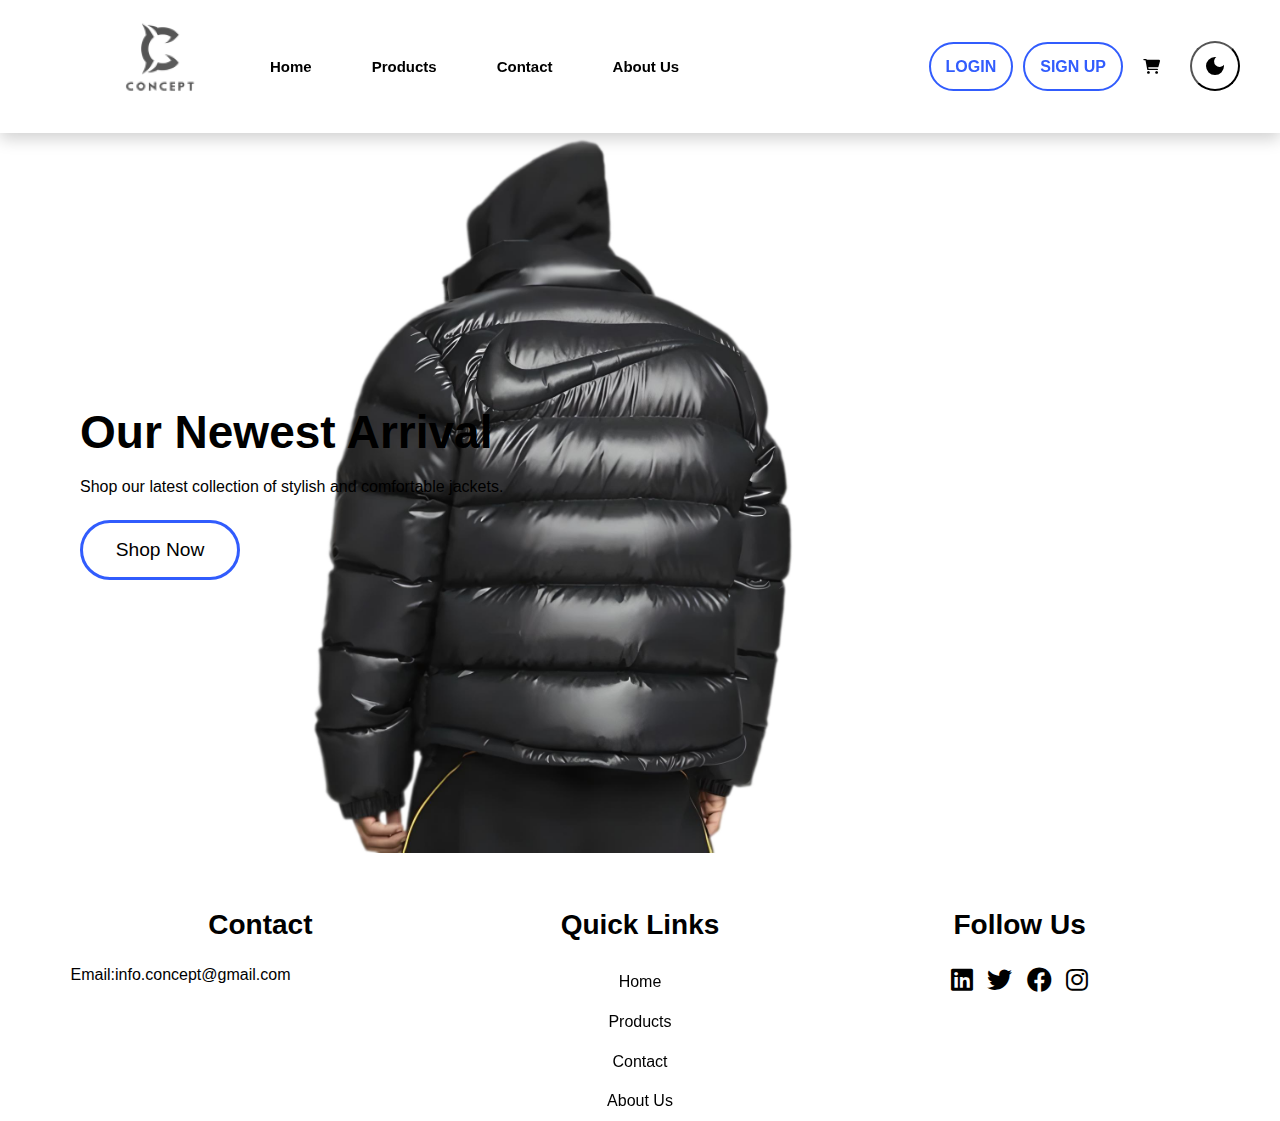
<file: index.html>
<!DOCTYPE html>
<html lang="en">

<head>
  <meta charset="UTF-8">
  <meta http-equiv="X-UA-Compatible" content="IE=edge">
  <meta name="viewport" content="width=device-width, initial-scale=1.0">
  <title>CS2TP</title>
  <link rel="stylesheet" href="style.css">
  <link rel="stylesheet" href="https://cdnjs.cloudflare.com/ajax/libs/font-awesome/6.0.0-beta3/css/all.min.css">
  <script type="text/javascript" src="script.js" defer></script>
</head>

<body>
    
    <section id="header">
        <a href="#"><img src="img/logo1.png" class="logo" alt=""></a>
        <nav id="nav">
            <li><a href="index.html">Home</a></li>
            <li><a href="products.html">Products</a></li>
            <li><a href="contact.html">Contact</a></li>
            <li><a href="about.html">About Us</a></li>
            <div class="user-actions">
                <a href="log.html" class="log">LOGIN</a>
                <a href="sighnup.html" class="sign">SIGN UP</a>
            </div>
            <button id="theme-switch">
                <svg xmlns="http://www.w3.org/2000/svg" height="24px" viewBox="0 -960 960 960" width="24px" fill="var(--primary-color)">
                    <path d="M480-120q-150 0-255-105T120-480q0-150 105-255t255-105q14 0 27.5 1t26.5 3q-41 29-65.5 75.5T444-660q0 90 63 153t153 63q55 0 101-24.5t75-65.5q2 13 3 26.5t1 27.5q0 150-105 255T480-120Z"/>
                </svg>
                <svg xmlns="http://www.w3.org/2000/svg" height="24px" viewBox="0 -960 960 960" width="24px" fill="var(--primary-color)">
                    <path d="M480-280q-83 0-141.5-58.5T280-480q0-83 58.5-141.5T480-680q83 0 141.5 58.5T680-480q0 83-58.5 141.5T480-280ZM200-440H40v-80h160v80Zm720 0H760v-80h160v80ZM440-760v-160h80v160h-80Zm0 720v-160h80v160h-80ZM256-650l-101-97 57-59 96 100-52 56Zm492 496-97-101 53-55 101 97-57 59Zm-98-550 97-101 59 57-100 96-56-52ZM154-212l101-97 55 53-97 101-59-57Z"/>
                </svg>
            </button>
            <li><a href="basket.html"><i class="fa-solid fa-cart-shopping"></i></a></li>
        </nav>
    </section>

    <section id="herobanner">
        <h2>Our Newest Arrival</h2>
        <p>Shop our latest collection of stylish and comfortable jackets.</p>
        <button>Shop Now</button>
    </section>
    
   

    <footer>
        <div class="container">
            <div class="footer-content" >
                <h3>Contact</h3>
                <p>Email:info.concept@gmail.com</p>
            </div>  
            <div class="footer-content">
                <h3>Quick Links</h3>
                <ul class="list">
                    <li><a href="#">Home</a></li>
                    <li><a href="#">Products</a></li>
                    <li><a href="contact.html">Contact</a></li>
                    <li><a href="about.html">About Us</a></li>
                </ul>
            </div>
            <div class="footer-content">
                <h3>Follow Us</h3>
                <ul class="media-icons">
                    <li><a href="#"><i class="fab fa-linkedin"></i></a></li>
                    <li><a href="#"><i class="fab fa-twitter"></i></a></li>
                    <li><a href="#"><i class="fab fa-facebook"></i></a></li>
                    <li><a href="#"><i class="fab fa-instagram"></i></a></li>   
                </ul>
            </div>
        </div>
    </footer>

    <script src="script.js"></script>
</body>

</html>
</file>
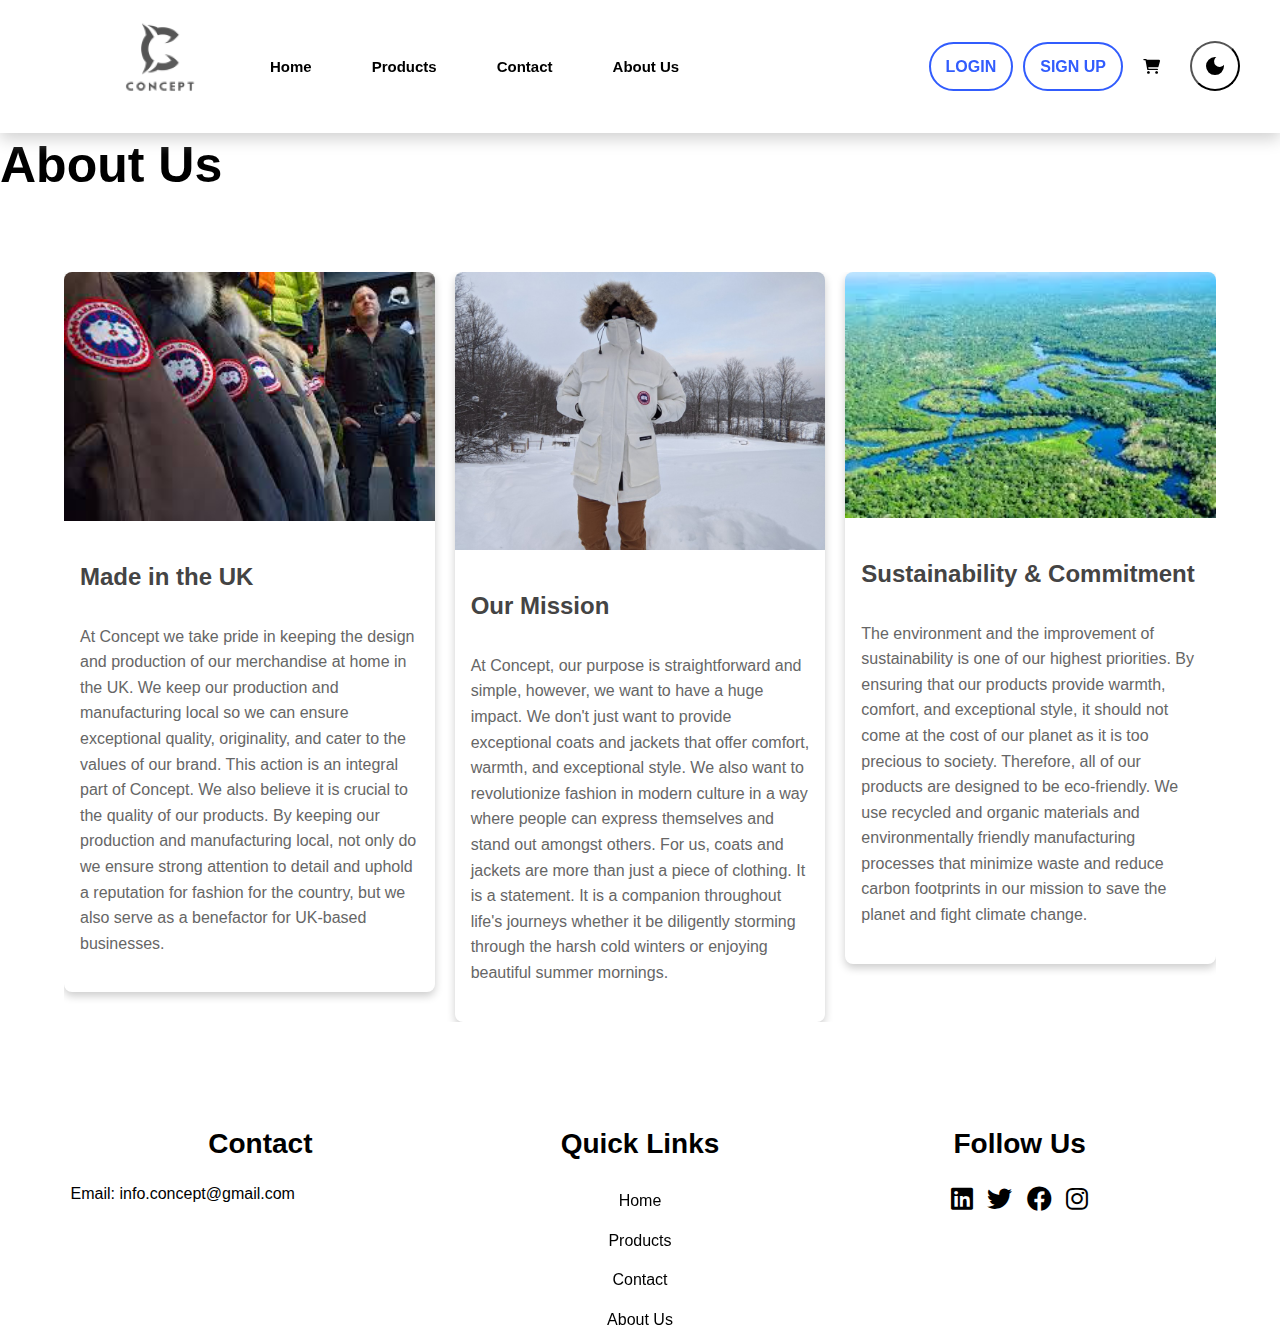
<file: about.html>
<!DOCTYPE html>
<html lang="en">

<head>
  <meta charset="UTF-8">
  <meta http-equiv="X-UA-Compatible" content="IE=edge">
  <meta name="viewport" content="width=device-width, initial-scale=1.0">
  <title>CS2TP - About Us</title>
  <link rel="stylesheet" href="style.css">
  <link rel="stylesheet" href="https://cdnjs.cloudflare.com/ajax/libs/font-awesome/6.0.0-beta3/css/all.min.css">
  <script type="text/javascript" src="script.js" defer></script> <!-- Include dark mode JS -->
</head>

<body>
  <!-- Header Section -->
  <section id="header">
    <a href="#"><img src="img/logo1.png" class="logo" alt="Logo"></a>
    <nav id="nav">
      <li><a href="index.html">Home</a></li>
      <li><a href="products.html">Products</a></li>
      <li><a href="contact.html">Contact</a></li>
      <li><a href="about.html">About Us</a></li>
      <div class="user-actions">
        <a href="log.html" class="log">LOGIN</a>
        <a href="#" class="sign">SIGN UP</a>
      </div>
      <button id="theme-switch">
        <svg xmlns="http://www.w3.org/2000/svg" height="24px" viewBox="0 -960 960 960" width="24px" fill="var(--primary-color)">
          <path d="M480-120q-150 0-255-105T120-480q0-150 105-255t255-105q14 0 27.5 1t26.5 3q-41 29-65.5 75.5T444-660q0 90 63 153t153 63q55 0 101-24.5t75-65.5q2 13 3 26.5t1 27.5q0 150-105 255T480-120Z"/>
        </svg>
        <svg xmlns="http://www.w3.org/2000/svg" height="24px" viewBox="0 -960 960 960" width="24px" fill="var(--primary-color)">
          <path d="M480-280q-83 0-141.5-58.5T280-480q0-83 58.5-141.5T480-680q83 0 141.5 58.5T680-480q0 83-58.5 141.5T480-280ZM200-440H40v-80h160v80Zm720 0H760v-80h160v80ZM440-760v-160h80v160h-80Zm0 720v-160h80v160h-80ZM256-650l-101-97 57-59 96 100-52 56Zm492 496-97-101 53-55 101 97-57 59Zm-98-550 97-101 59 57-100 96-56-52ZM154-212l101-97 55 53-97 101-59-57Z"/>
        </svg>
      </button>
      <li><a href="basket.html"><i class="fa-solid fa-cart-shopping"></i></a></li>
    </nav>
  </section>

  <!-- About Us Banner -->
  <section id="aboutbanner">
    <h1>About Us</h1><br>
    <div class="aboutus-container">
      <div class="aboutcard">
        <img src="img/MadeInUk.png" alt="Made in the UK">
        <div class="aboutcard-content">
          <h1>Made in the UK</h1>
          <p>At Concept we take pride in keeping the design and production of our merchandise at home in the UK.
            We keep our production and manufacturing local so we can ensure exceptional quality, originality, and
            cater to the values of our brand. This action is an integral part of Concept. We also believe it is
            crucial to the quality of our products. By keeping our production and manufacturing local, not only do we ensure
            strong attention to detail and uphold a reputation for fashion for the country, but we also serve as a benefactor for
            UK-based businesses.</p>
        </div>
      </div>
      <div class="aboutcard">
        <img src="img/OurMission.jpg" alt="Our Mission">
        <div class="aboutcard-content">
          <h1>Our Mission</h1>
          <p>At Concept, our purpose is straightforward and simple, however, we want to have a huge impact. We don't
            just want to provide exceptional coats and jackets that offer comfort, warmth, and exceptional style.
            We also want to revolutionize fashion in modern culture in a way where people can express themselves
            and stand out amongst others. For us, coats and jackets are more than just a piece of clothing. It is a statement.
            It is a companion throughout life's journeys whether it be diligently storming through the harsh cold winters
            or enjoying beautiful summer mornings.</p>
        </div>
      </div>
      <div class="aboutcard">
        <img src="img/sustainability.jpg" alt="Sustainability & Commitment">
        <div class="aboutcard-content">
          <h1>Sustainability & Commitment</h1>
          <p>The environment and the improvement of sustainability is one of our highest priorities. By ensuring that our products
            provide warmth, comfort, and exceptional style, it should not come at the cost of our planet as it is too precious to society.
            Therefore, all of our products are designed to be eco-friendly. We use recycled and organic materials and environmentally friendly
            manufacturing processes that minimize waste and reduce carbon footprints in our mission to save the planet and fight climate change.</p>
        </div>
      </div>
    </div>
  </section>

  <!-- Footer Section -->
  <footer>
    <div class="container">
      <div class="footer-content">
        <h3>Contact</h3>
        <p>Email: info.concept@gmail.com</p>
      </div>
      <div class="footer-content">
        <h3>Quick Links</h3>
        <ul class="list">
          <li><a href="#">Home</a></li>
          <li><a href="#">Products</a></li>
          <li><a href="contact.html">Contact</a></li>
          <li><a href="about.html">About Us</a></li>
        </ul>
      </div>
      <div class="footer-content">
        <h3>Follow Us</h3>
        <ul class="media-icons">
          <li><a href="#"><i class="fab fa-linkedin"></i></a></li>
          <li><a href="#"><i class="fab fa-twitter"></i></a></li>
          <li><a href="#"><i class="fab fa-facebook"></i></a></li>
          <li><a href="#"><i class="fab fa-instagram"></i></a></li>
        </ul>
      </div>
    </div>
  </footer>

  <script src="script.js"></script>
</body>

</html>
</file>
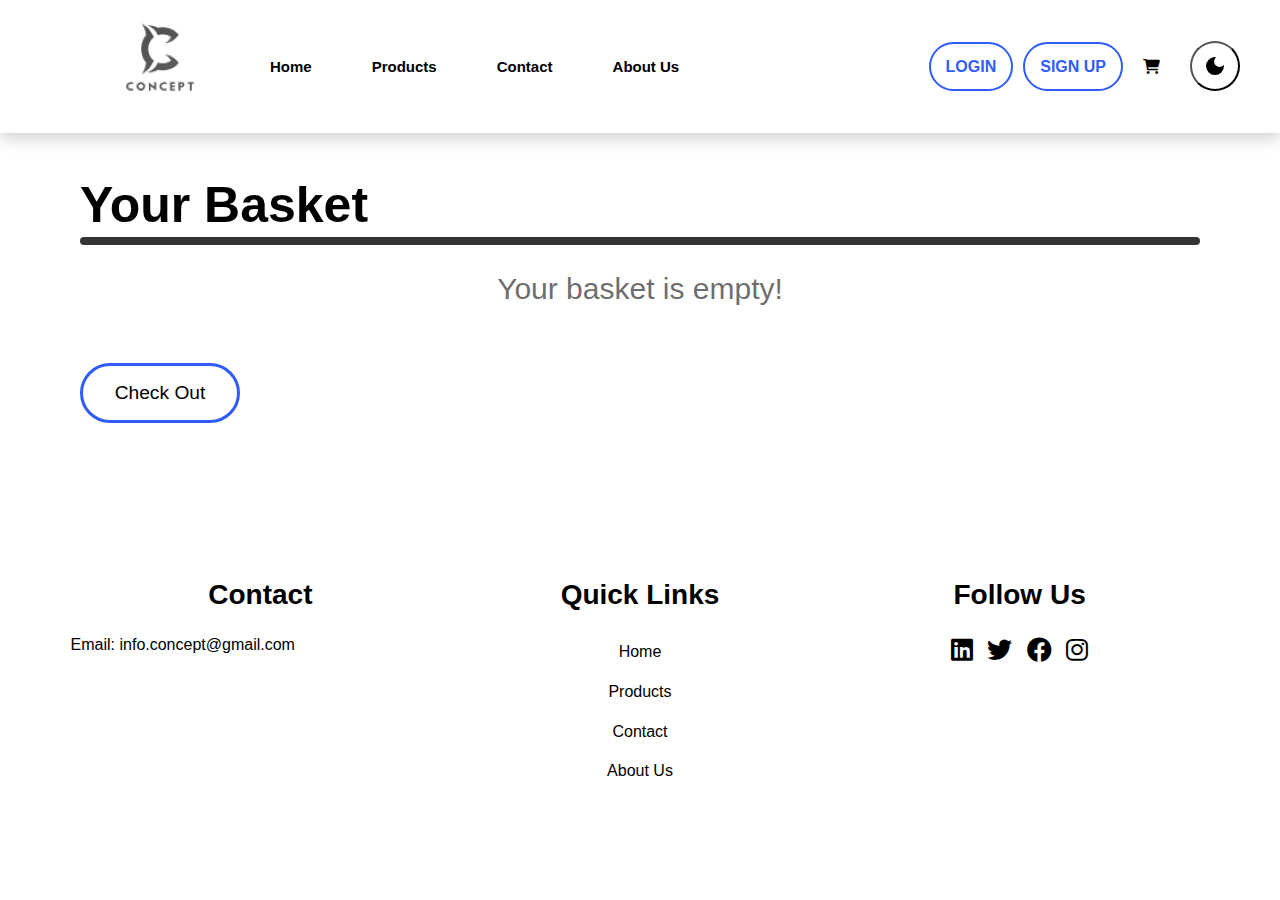
<file: basket.html>
<!DOCTYPE html>
<html lang="en">

<head>
  <meta charset="UTF-8">
  <meta http-equiv="X-UA-Compatible" content="IE=edge">
  <meta name="viewport" content="width=device-width, initial-scale=1.0">
  <title>CS2TP</title>
  <link rel="stylesheet" href="style.css">
  <link rel="stylesheet" href="https://cdnjs.cloudflare.com/ajax/libs/font-awesome/6.0.0-beta3/css/all.min.css">
  <script type="text/javascript" src="script.js" defer></script>
</head>

<body>
    
    <section id="header">
        <a href="#"><img src="img/logo1.png" class="logo" alt=""></a>
        <nav id="nav">
            <li><a href="index.html">Home</a></li>
            <li><a href="products.html">Products</a></li>
            <li><a href="contact.html">Contact</a></li>
            <li><a href="about.html">About Us</a></li>
            <div class="user-actions">
                <a href="log.html" class="log">LOGIN</a>
                <a href="sighnup.html" class="sign">SIGN UP</a>
            </div>
            <!-- Dark theme button as in home.html -->
            <button id="theme-switch">
                <svg xmlns="http://www.w3.org/2000/svg" height="24px" viewBox="0 -960 960 960" width="24px" fill="var(--primary-color)">
                    <path d="M480-120q-150 0-255-105T120-480q0-150 105-255t255-105q14 0 27.5 1t26.5 3q-41 29-65.5 75.5T444-660q0 90 63 153t153 63q55 0 101-24.5t75-65.5q2 13 3 26.5t1 27.5q0 150-105 255T480-120Z"/>
                </svg>
                <svg xmlns="http://www.w3.org/2000/svg" height="24px" viewBox="0 -960 960 960" width="24px" fill="var(--primary-color)">
                    <path d="M480-280q-83 0-141.5-58.5T280-480q0-83 58.5-141.5T480-680q83 0 141.5 58.5T680-480q0 83-58.5 141.5T480-280ZM200-440H40v-80h160v80Zm720 0H760v-80h160v80ZM440-760v-160h80v160h-80Zm0 720v-160h80v160h-80ZM256-650l-101-97 57-59 96 100-52 56Zm492 496-97-101 53-55 101 97-57 59Zm-98-550 97-101 59 57-100 96-56-52ZM154-212l101-97 55 53-97 101-59-57Z"/>
                </svg>
            </button>
            <li><a href="basket.html"><i class="fa-solid fa-cart-shopping"></i></a></li>
        </nav>
    </section>

    <section class="section-p1">
        <h1>Your Basket</h1>
        <div class="basket-container">
            <!-- Basket items will be dynamically loaded here -->
        </div>
    </section>

    <button class="check-out-button">Check Out</button>

    <footer>
        <div class="container">
            <div class="footer-content">
                <h3>Contact</h3>
                <p>Email: info.concept@gmail.com</p>
            </div>  
            <div class="footer-content">
                <h3>Quick Links</h3>
                <ul class="list">
                    <li><a href="#">Home</a></li>
                    <li><a href="#">Products</a></li>
                    <li><a href="contact.html">Contact</a></li>
                    <li><a href="about.html">About Us</a></li>
                </ul>
            </div>
            <div class="footer-content">
                <h3>Follow Us</h3>
                <ul class="media-icons">
                    <li><a href="#"><i class="fab fa-linkedin"></i></a></li>
                    <li><a href="#"><i class="fab fa-twitter"></i></a></li>
                    <li><a href="#"><i class="fab fa-facebook"></i></a></li>
                    <li><a href="#"><i class="fab fa-instagram"></i></a></li>   
                </ul>
            </div>
        </div>
    </footer>

    <script src="script.js"></script>
</body>

</html>
</file>
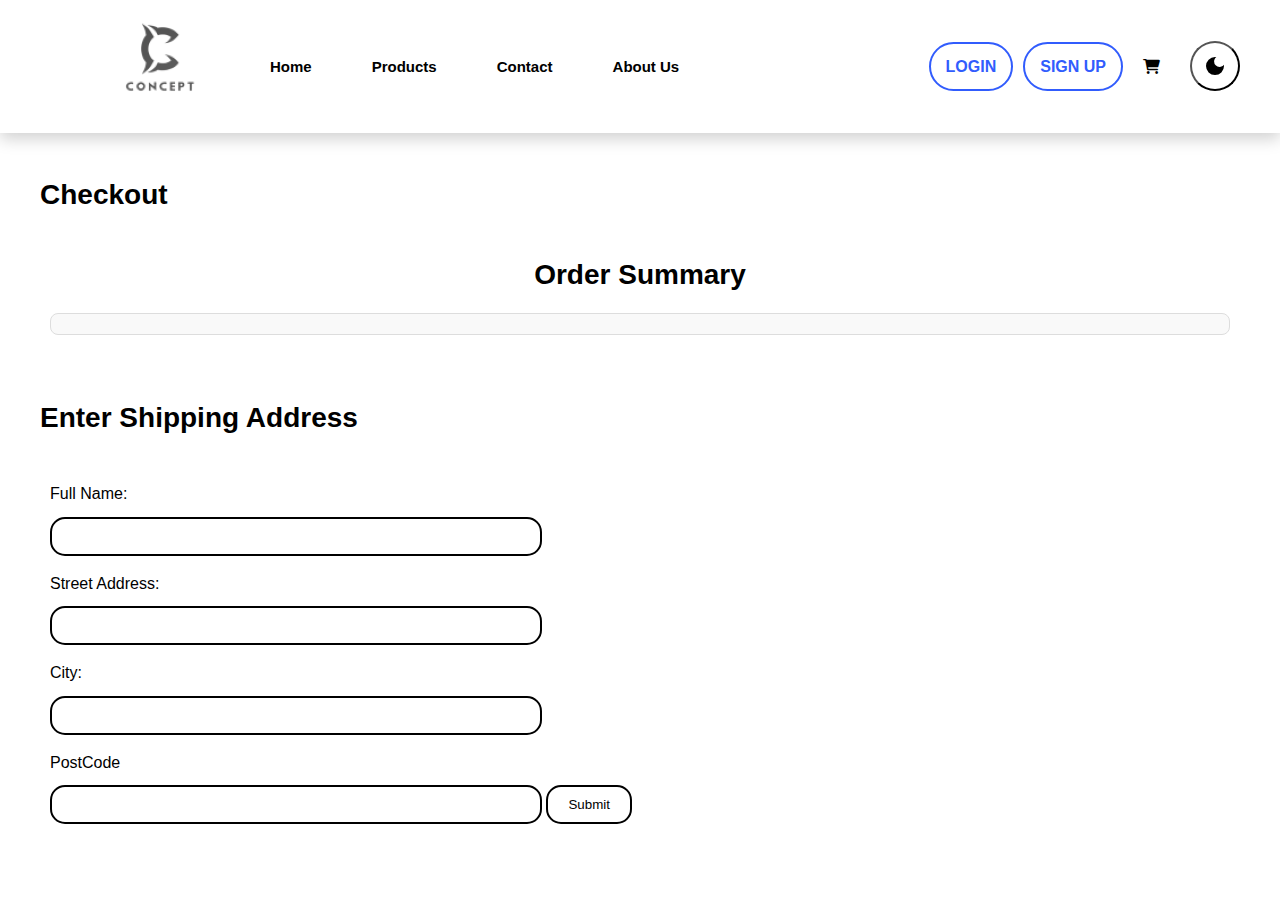
<file: checkout.html>
<!DOCTYPE html>
<html lang="en">

<head>
  <meta charset="UTF-8">
  <meta http-equiv="X-UA-Compatible" content="IE=edge">
  <meta name="viewport" content="width=device-width, initial-scale=1.0">
  <title>CS2TP</title>
  <link rel="stylesheet" href="style.css">
  <link rel="stylesheet" href="https://cdnjs.cloudflare.com/ajax/libs/font-awesome/6.0.0-beta3/css/all.min.css">
</head>

<body>
  <section id="header">
    <a href="#"><img src="img/logo1.png" class="logo" alt=""></a>
    <nav id="nav">
      <li><a href="index.html">Home</a></li>
      <li><a href="products.html">Products</a></li>
      <li><a href="contact.html">Contact</a></li>
      <li><a href="about.html">About Us</a></li>
      <div class="user-actions">
        <a href="log.html" class="log">LOGIN</a>
        <a href="signup.html" class="sign">SIGN UP</a>
      </div>
      <button id="theme-switch">
        <svg xmlns="http://www.w3.org/2000/svg" height="24px" viewBox="0 -960 960 960" width="24px" fill="var(--primary-color)">
            <path d="M480-120q-150 0-255-105T120-480q0-150 105-255t255-105q14 0 27.5 1t26.5 3q-41 29-65.5 75.5T444-660q0 90 63 153t153 63q55 0 101-24.5t75-65.5q2 13 3 26.5t1 27.5q0 150-105 255T480-120Z"/>
        </svg>
        <svg xmlns="http://www.w3.org/2000/svg" height="24px" viewBox="0 -960 960 960" width="24px" fill="var(--primary-color)">
            <path d="M480-280q-83 0-141.5-58.5T280-480q0-83 58.5-141.5T480-680q83 0 141.5 58.5T680-480q0 83-58.5 141.5T480-280ZM200-440H40v-80h160v80Zm720 0H760v-80h160v80ZM440-760v-160h80v160h-80Zm0 720v-160h80v160h-80ZM256-650l-101-97 57-59 96 100-52 56Zm492 496-97-101 53-55 101 97-57 59Zm-98-550 97-101 59 57-100 96-56-52ZM154-212l101-97 55 53-97 101-59-57Z"/>
        </svg>
    </button>
      <li><a href="basket.html"><i class="fa-solid fa-cart-shopping"></i></a></li>
    </nav>
  </section>

  <section id="checkout-head">
    <h3>Checkout</h3>
  </section>

  <div class="faint-line"></div>

  
  <section id="order-summary">
    <h3>Order Summary</h3>
    <div class="order-summary-container">
      
    </div>
    
  </section>

  <div class="faint-line"></div>

  <section id="checkout-body">
    <h3>Enter Shipping Address</h3>
    <section id="details-info">
      <form id="checkout-form">
        <label for="name">Full Name:</label>
        <input type="text" id="fullName" name="user_name" required>

        <label for="address">Street Address:</label>
        <input type="text" id="address" name="address" required>

        <label for="city">City:</label>
        <input type="text" id="city" name="city" required>

        <label for="zip">PostCode</label>
        <input type="text" id="zip" name="zip" required>

        <button type="button" id="submit-btn">Submit</button>
      </form>
      <p id="confirmation-message" style="color: green; margin-top: 20px; font-weight: bold;"></p>
    </section>
  </section>
</body>

<script src="script.js"></script>
</html>
</file>
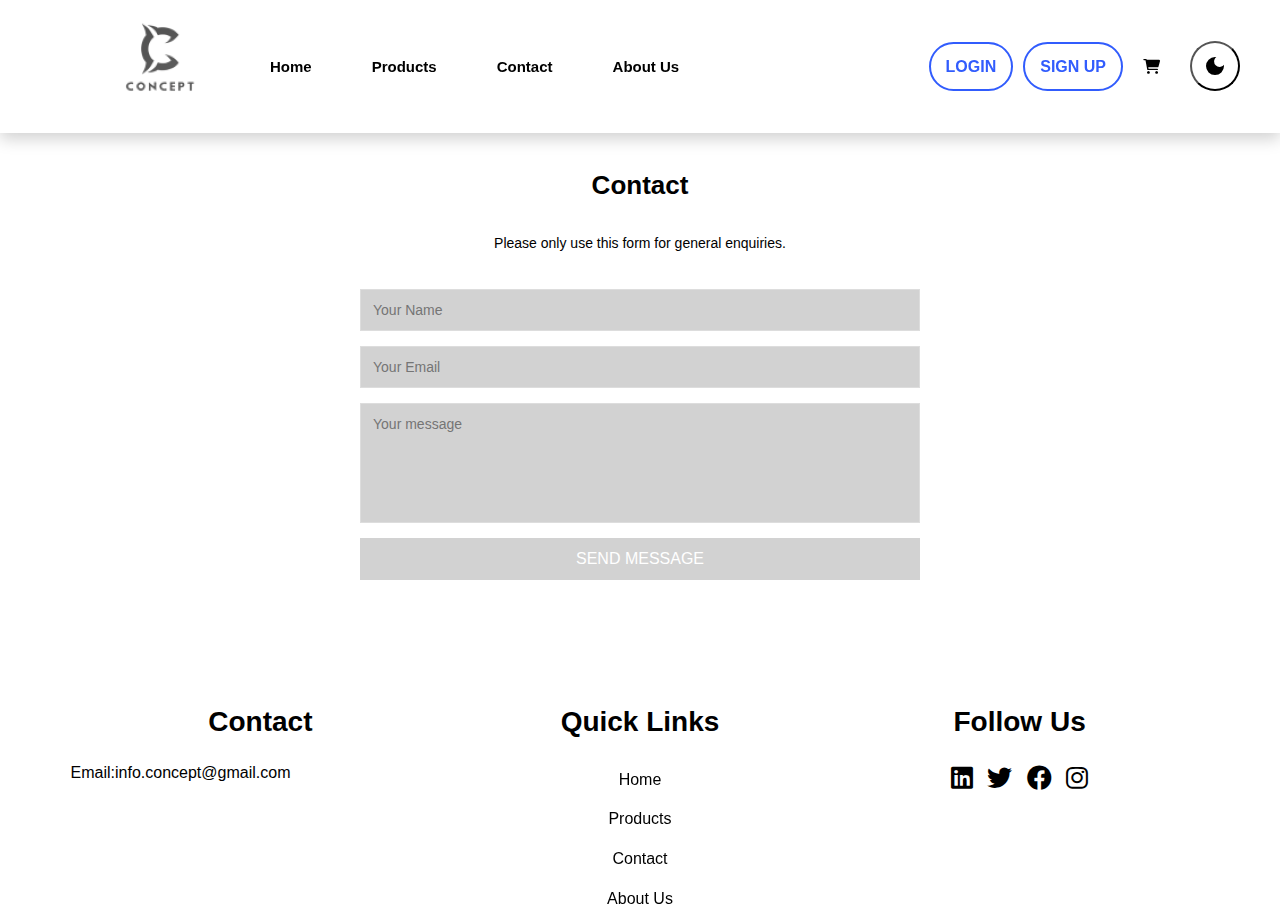
<file: contact.html>
<!DOCTYPE html>
<html lang="en">

<head>
  <meta charset="UTF-8">
  <meta http-equiv="X-UA-Compatible" content="IE=edge">
  <meta name="viewport" content="width=device-width, initial-scale=1.0">
  <title>CS2TP</title>
  <link rel="stylesheet" href="style.css">
  <link rel="stylesheet" href="https://cdnjs.cloudflare.com/ajax/libs/font-awesome/6.0.0-beta3/css/all.min.css">
  <script type="text/javascript" src="script.js" defer></script>
</head>

<body>
  <section id="header">
    <a href="#"><img src="img/logo1.png" class="logo" alt=""></a>
    <nav id="nav">
      <li><a href="index.html">Home</a></li>
      <li><a href="products.html">Products</a></li>
      <li><a href="contact.html">Contact</a></li>
      <li><a href="about.html">About Us</a></li>
      <div class="user-actions">
        <a href="log.html" class="log">LOGIN</a>
        <a href="sighnup.html" class="sign">SIGN UP</a>
      </div>
      <button id="theme-switch">
        <svg xmlns="http://www.w3.org/2000/svg" height="24px" viewBox="0 -960 960 960" width="24px" fill="var(--primary-color)">
          <path d="M480-120q-150 0-255-105T120-480q0-150 105-255t255-105q14 0 27.5 1t26.5 3q-41 29-65.5 75.5T444-660q0 90 63 153t153 63q55 0 101-24.5t75-65.5q2 13 3 26.5t1 27.5q0 150-105 255T480-120Z"/>
        </svg>
        <svg xmlns="http://www.w3.org/2000/svg" height="24px" viewBox="0 -960 960 960" width="24px" fill="var(--primary-color)">
          <path d="M480-280q-83 0-141.5-58.5T280-480q0-83 58.5-141.5T480-680q83 0 141.5 58.5T680-480q0 83-58.5 141.5T480-280ZM200-440H40v-80h160v80Zm720 0H760v-80h160v80ZM440-760v-160h80v160h-80Zm0 720v-160h80v160h-80ZM256-650l-101-97 57-59 96 100-52 56Zm492 496-97-101 53-55 101 97-57 59Zm-98-550 97-101 59 57-100 96-56-52ZM154-212l101-97 55 53-97 101-59-57Z"/>
        </svg>
      </button>
      <li><a href="basket.html"><i class="fa-solid fa-cart-shopping"></i></a></li>
    </nav>
  </section>

  <div class="contact-form">
    <form>
      <h1>Contact</h1>
      <p>Please only use this form for general enquiries.</p>
      <input type="text" id="Name" placeholder="Your Name" required>
      <input type="email" id="email" placeholder="Your Email" required>
      <textarea placeholder="Your message" required></textarea>
      <input type="submit" value="SEND MESSAGE" id="button">
    </form>
  </div>

  <footer>
    <div class="container">
      <div class="footer-content">
        <h3>Contact</h3>
        <p>Email:info.concept@gmail.com</p>
      </div>
      <div class="footer-content">
        <h3>Quick Links</h3>
        <ul class="list">
          <li><a href="#">Home</a></li>
          <li><a href="#">Products</a></li>
          <li><a href="contact.html">Contact</a></li>
          <li><a href="about.html">About Us</a></li>
        </ul>
      </div>
      <div class="footer-content">
        <h3>Follow Us</h3>
        <ul class="media-icons">
          <li><a href="#"><i class="fab fa-linkedin"></i></a></li>
          <li><a href="#"><i class="fab fa-twitter"></i></a></li>
          <li><a href="#"><i class="fab fa-facebook"></i></a></li>
          <li><a href="#"><i class="fab fa-instagram"></i></a></li>
        </ul>
      </div>
    </div>
  </footer>

  <script src="script.js"></script>
</body>

</html>
</file>
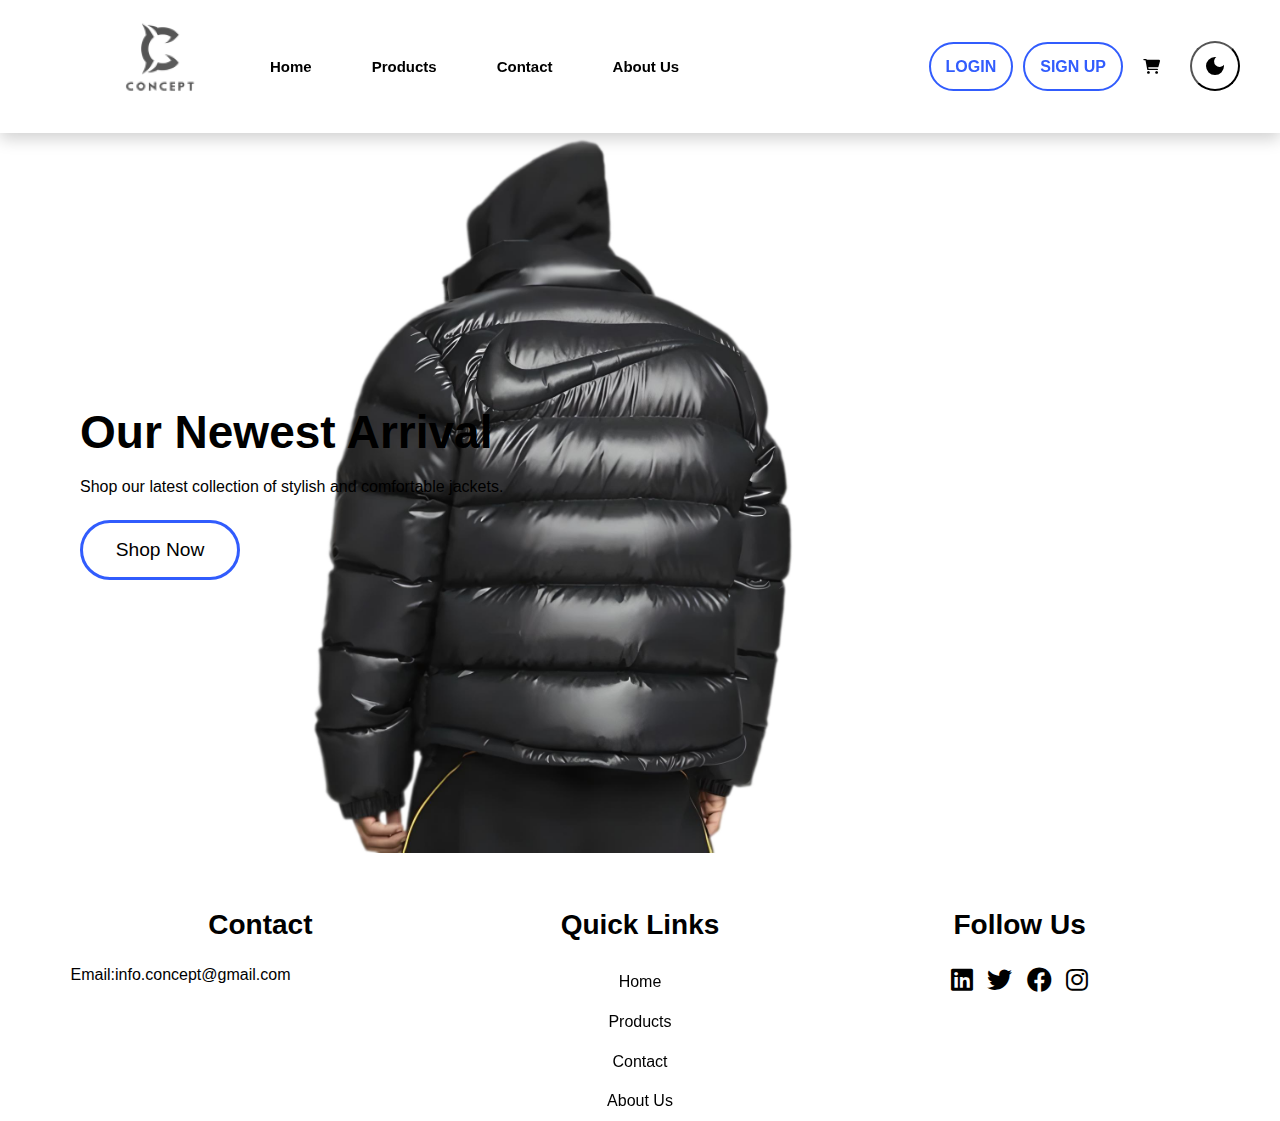
<file: home.html>
<!DOCTYPE html>
<html lang="en">

<head>
  <meta charset="UTF-8">
  <meta http-equiv="X-UA-Compatible" content="IE=edge">
  <meta name="viewport" content="width=device-width, initial-scale=1.0">
  <title>CS2TP</title>
  <link rel="stylesheet" href="style.css">
  <link rel="stylesheet" href="https://cdnjs.cloudflare.com/ajax/libs/font-awesome/6.0.0-beta3/css/all.min.css">
  <script type="text/javascript" src="script.js" defer></script>
</head>

<body>
    
    <section id="header">
        <a href="#"><img src="img/logo1.png" class="logo" alt=""></a>
        <nav id="nav">
            <li><a href="home.html">Home</a></li>
            <li><a href="products.html">Products</a></li>
            <li><a href="contact.html">Contact</a></li>
            <li><a href="about.html">About Us</a></li>
            <div class="user-actions">
                <a href="log.html" class="log">LOGIN</a>
                <a href="sighnup.html" class="sign">SIGN UP</a>
            </div>
            <button id="theme-switch">
                <svg xmlns="http://www.w3.org/2000/svg" height="24px" viewBox="0 -960 960 960" width="24px" fill="var(--primary-color)">
                    <path d="M480-120q-150 0-255-105T120-480q0-150 105-255t255-105q14 0 27.5 1t26.5 3q-41 29-65.5 75.5T444-660q0 90 63 153t153 63q55 0 101-24.5t75-65.5q2 13 3 26.5t1 27.5q0 150-105 255T480-120Z"/>
                </svg>
                <svg xmlns="http://www.w3.org/2000/svg" height="24px" viewBox="0 -960 960 960" width="24px" fill="var(--primary-color)">
                    <path d="M480-280q-83 0-141.5-58.5T280-480q0-83 58.5-141.5T480-680q83 0 141.5 58.5T680-480q0 83-58.5 141.5T480-280ZM200-440H40v-80h160v80Zm720 0H760v-80h160v80ZM440-760v-160h80v160h-80Zm0 720v-160h80v160h-80ZM256-650l-101-97 57-59 96 100-52 56Zm492 496-97-101 53-55 101 97-57 59Zm-98-550 97-101 59 57-100 96-56-52ZM154-212l101-97 55 53-97 101-59-57Z"/>
                </svg>
            </button>
            <li><a href="basket.html"><i class="fa-solid fa-cart-shopping"></i></a></li>
        </nav>
    </section>

    <section id="herobanner">
        <h2>Our Newest Arrival</h2>
        <p>Shop our latest collection of stylish and comfortable jackets.</p>
        <button>Shop Now</button>
    </section>
    
   

    <footer>
        <div class="container">
            <div class="footer-content" >
                <h3>Contact</h3>
                <p>Email:info.concept@gmail.com</p>
            </div>  
            <div class="footer-content">
                <h3>Quick Links</h3>
                <ul class="list">
                    <li><a href="#">Home</a></li>
                    <li><a href="#">Products</a></li>
                    <li><a href="contact.html">Contact</a></li>
                    <li><a href="about.html">About Us</a></li>
                </ul>
            </div>
            <div class="footer-content">
                <h3>Follow Us</h3>
                <ul class="media-icons">
                    <li><a href="#"><i class="fab fa-linkedin"></i></a></li>
                    <li><a href="#"><i class="fab fa-twitter"></i></a></li>
                    <li><a href="#"><i class="fab fa-facebook"></i></a></li>
                    <li><a href="#"><i class="fab fa-instagram"></i></a></li>   
                </ul>
            </div>
        </div>
    </footer>

    <script src="script.js"></script>
</body>

</html>
</file>
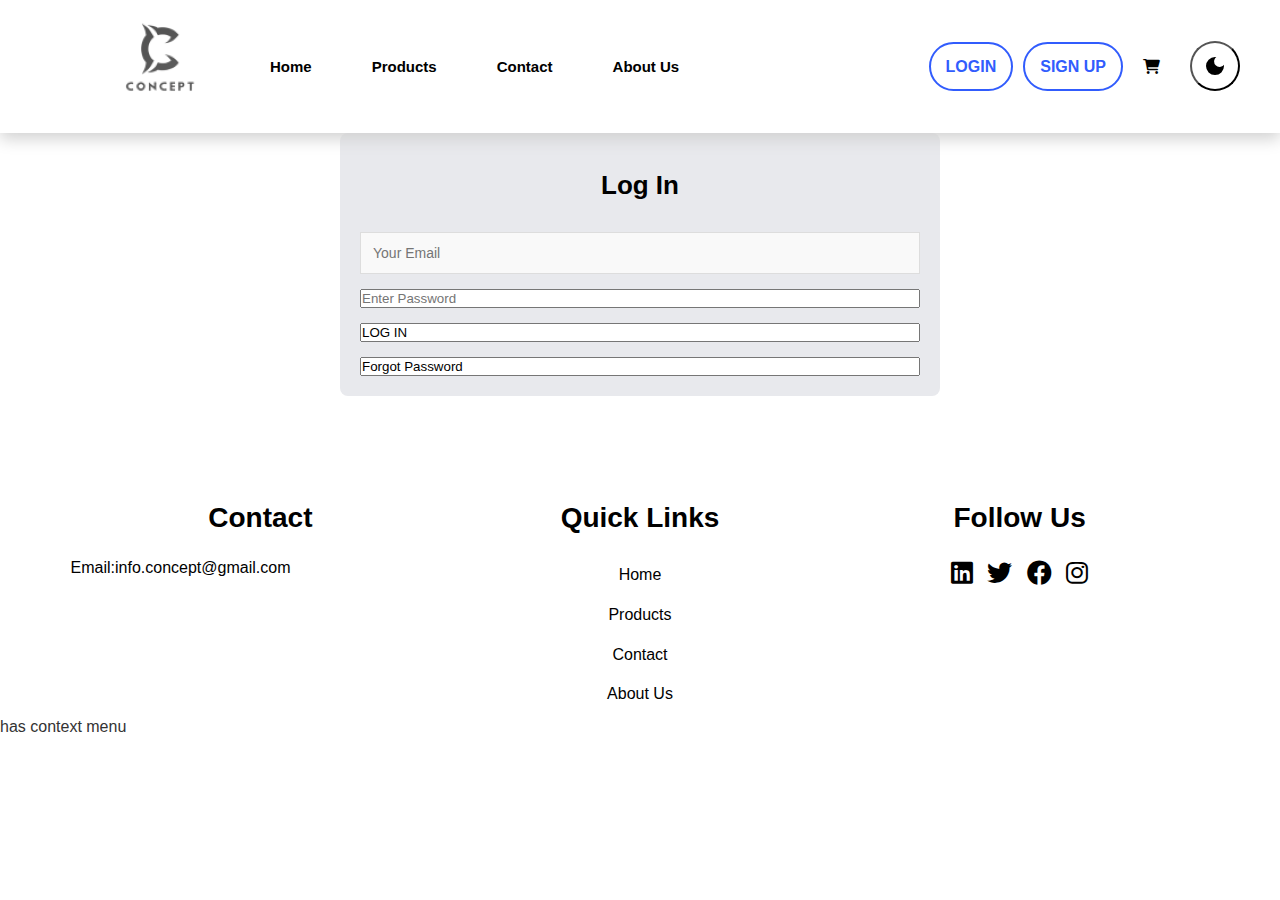
<file: log.html>
<!DOCTYPE html>
<html lang="en">
 
<head>
<meta charset="UTF-8">
<meta http-equiv="X-UA-Compatible" content="IE=edge">
<meta name="viewport" content="width=device-width, initial-scale=1.0">
<title>CS2TP</title>
<link rel="stylesheet" href="style.css">
<link rel="stylesheet" href="https://cdnjs.cloudflare.com/ajax/libs/font-awesome/6.0.0-beta3/css/all.min.css">
 
</head>
<body>
<section id="header">
<a href="#"><img src="img/logo1.png" class="logo" alt=""></a>
<nav id="nav">
<li><a href="index.html">Home</a></li>
<li><a href="products.html">Products</a></li>
<li><a href="contact.html">Contact</a></li>
<li><a href="about.html">About Us</a></li>
<div class="user-actions">
<a href="#" class="log">LOGIN</a>
<a href="sighnup.html" class="sign">SIGN UP</a>
</div>
<button id="theme-switch">
    <svg xmlns="http://www.w3.org/2000/svg" height="24px" viewBox="0 -960 960 960" width="24px" fill="var(--primary-color)">
        <path d="M480-120q-150 0-255-105T120-480q0-150 105-255t255-105q14 0 27.5 1t26.5 3q-41 29-65.5 75.5T444-660q0 90 63 153t153 63q55 0 101-24.5t75-65.5q2 13 3 26.5t1 27.5q0 150-105 255T480-120Z"/>
    </svg>
    <svg xmlns="http://www.w3.org/2000/svg" height="24px" viewBox="0 -960 960 960" width="24px" fill="var(--primary-color)">
        <path d="M480-280q-83 0-141.5-58.5T280-480q0-83 58.5-141.5T480-680q83 0 141.5 58.5T680-480q0 83-58.5 141.5T480-280ZM200-440H40v-80h160v80Zm720 0H760v-80h160v80ZM440-760v-160h80v160h-80Zm0 720v-160h80v160h-80ZM256-650l-101-97 57-59 96 100-52 56Zm492 496-97-101 53-55 101 97-57 59Zm-98-550 97-101 59 57-100 96-56-52ZM154-212l101-97 55 53-97 101-59-57Z"/>
    </svg>
</button>
<li><a href="basket.html"><i class="fa-solid fa-cart-shopping"></i></a></li>  
</nav> 
</section>
 
    <div class="log-form">
<form>
<h1>Log In</h1>

<input type="email" id="email" placeholder="Your Email" required>
<input type="password" id="Password" placeholder="Enter Password" required>
<input type="Log In" value="LOG IN" id="button">
<input type="Forgot Password" value="Forgot Password" id="button">
</form>
</div>
 
    
 
    <footer>
<div class="container">
<div class="footer-content" >
<h3>Contact</h3>
<p>Email:info.concept@gmail.com</p>
</div>  
<div class="footer-content">
<h3>Quick Links</h3>
<ul class="list">
<li><a href="#">Home</a></li>
<li><a href="#">Products</a></li>
<li><a href="contact.html">Contact</a></li>
<li><a href="about.html">About Us</a></li>
</ul>
</div>
<div class="footer-content">
<h3>Follow Us</h3>
<ul class="media-icons">
<li><a href="#"><i class="fab fa-linkedin"></i></a></li>
<li><a href="#"><i class="fab fa-twitter"></i></a></li>
<li><a href="#"><i class="fab fa-facebook"></i></a></li>
<li><a href="#"><i class="fab fa-instagram"></i></a></li>   
</ul>
</div>
</div>
</footer>
 
   
 
 
    <script src="script.js"></script>
</body>
 
</html>
has context menu
</file>
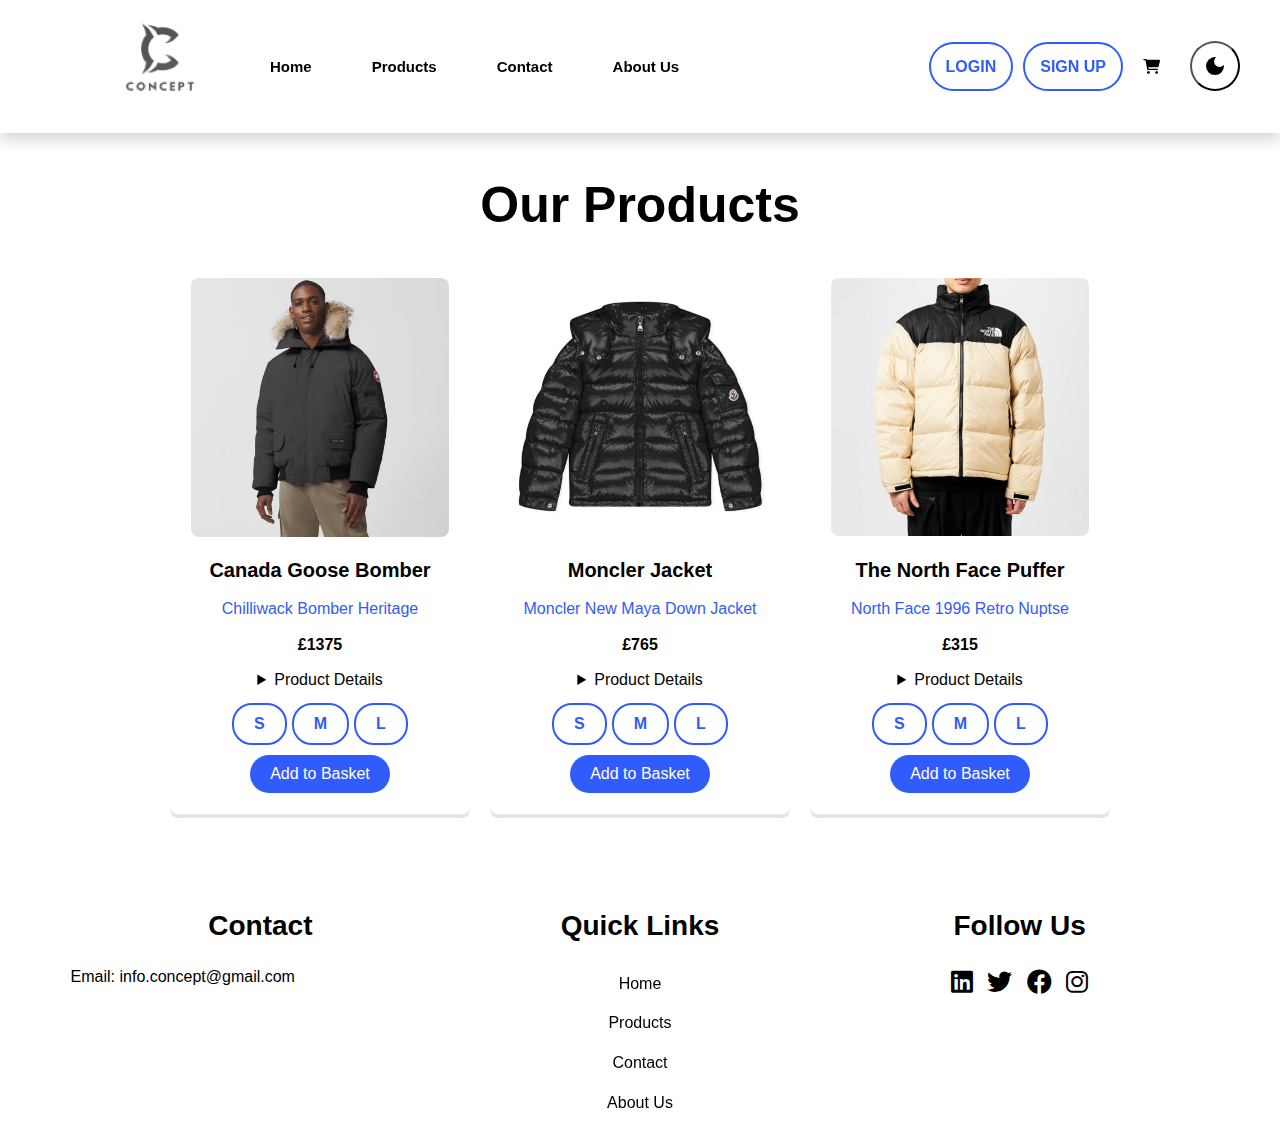
<file: products.html>
<!DOCTYPE html>
<html lang="en">

<head>
  <meta charset="UTF-8">
  <meta http-equiv="X-UA-Compatible" content="IE=edge">
  <meta name="viewport" content="width=device-width, initial-scale=1.0">
  <title>CS2TP</title>
  <link rel="stylesheet" href="style.css">
  <link rel="stylesheet" href="https://cdnjs.cloudflare.com/ajax/libs/font-awesome/6.0.0-beta3/css/all.min.css">
  <script type="text/javascript" src="script.js" defer></script>
</head>

<body>
  <section id="header">
    <a href="#"><img src="img/logo1.png" class="logo" alt=""></a>
    <nav id="nav">
      <li><a href="index.html">Home</a></li>
      <li><a href="products.html">Products</a></li>
      <li><a href="contact.html">Contact</a></li>
      <li><a href="about.html">About Us</a></li>
      <div class="user-actions">
        <a href="log.html" class="log">LOGIN</a>
        <a href="#" class="sign">SIGN UP</a>
      </div>
      <button id="theme-switch">
        <svg xmlns="http://www.w3.org/2000/svg" height="24px" viewBox="0 -960 960 960" width="24px" fill="var(--primary-color)">
          <path d="M480-120q-150 0-255-105T120-480q0-150 105-255t255-105q14 0 27.5 1t26.5 3q-41 29-65.5 75.5T444-660q0 90 63 153t153 63q55 0 101-24.5t75-65.5q2 13 3 26.5t1 27.5q0 150-105 255T480-120Z"/>
        </svg>
        <svg xmlns="http://www.w3.org/2000/svg" height="24px" viewBox="0 -960 960 960" width="24px" fill="var(--primary-color)">
          <path d="M480-280q-83 0-141.5-58.5T280-480q0-83 58.5-141.5T480-680q83 0 141.5 58.5T680-480q0 83-58.5 141.5T480-280ZM200-440H40v-80h160v80Zm720 0H760v-80h160v80ZM440-760v-160h80v160h-80Zm0 720v-160h80v160h-80ZM256-650l-101-97 57-59 96 100-52 56Zm492 496-97-101 53-55 101 97-57 59Zm-98-550 97-101 59 57-100 96-56-52ZM154-212l101-97 55 53-97 101-59-57Z"/>
        </svg>
      </button>
      <li><a href="basket.html"><i class="fa-solid fa-cart-shopping"></i></a></li>
    </nav>
  </section>

  <section id="products" class="section-p1">
    <h1>Our Products</h1>
    <div class="product-container">
      <div class="product-card">
        <img src="img/product1grey.png" alt="Product 1">
        <h3>Canada Goose Bomber</h3>
        <p>Chilliwack Bomber Heritage</p>
        <p class="price">£1375</p>
        <details class="product-details">
          <summary>Product Details</summary>
          <ul>
            <li>Bomber length for exceptional mobility</li>
            <li>Removable fur ruff</li>
            <li>Non-removable, adjustable tunnel hood with a shaping wire to stand up to winds</li>
            <li>Stretch rib waistband and cuff for added warmth and comfort</li>
            <li>Reinforced elbows for durability</li>
            <li>Interior pocket: drop-in pocket</li>
          </ul>
        </details>
        <div class="size-buttons">
          <button class="size" data-size="Small">S</button>
          <button class="size" data-size="Medium">M</button>
          <button class="size" data-size="Large">L</button>
        </div>
        <button class="add-to-basket">Add to Basket</button>
      </div>

      <div class="product-card">
        <img src="img/product2black.png" alt="Product 2">
        <h3>Moncler Jacket</h3>
        <p>Moncler New Maya Down Jacket</p>
        <p class="price">£765</p>
        <details class="product-details">
          <summary>Product Details</summary>
          <ul>
            <li>Crafted from nylon laqué</li>
            <li>Down-filled with boudin quilting</li>
            <li>Two-way zip closure</li>
            <li>Zipped pockets</li>
            <li>Adjustable, elastic cuffs with snap buttons</li>
            <li>Hem with drawstring fastening</li>
            <li>Flap patch pocket on sleeve</li>
            <li>Felt logo patch on sleeve</li>
          </ul>          
        </details>
        <div class="size-buttons">
          <button class="size" data-size="Small">S</button>
          <button class="size" data-size="Medium">M</button>
          <button class="size" data-size="Large">L</button>
        </div>
        <button class="add-to-basket">Add to Basket</button>
      </div>

      <div class="product-card">
        <img src="img/product3cream.png" alt="Product 3">
        <h3>The North Face Puffer</h3>
        <p>North Face 1996 Retro Nuptse</p>
        <p class="price">£315</p>
        <details class="product-details">
          <summary>Product Details</summary>
          <ul>
            <li>Fabric - Body: 54 G/M², 100% Recycled Nylon Ripstop with Non-PFC Durable Water-Repellent (Non-PFC DWR) Finish</li>
            <li>Fabric - Overlay & Lining: 69 G/M², 100% Recycled Nylon Taffeta with Non-PFC Durable Water-Repellent (Non-PFC DWR) Finish</li>
            <li>Insulation: 700-Fill Goose Down; Responsible Down Standard (RDS) </li>
          </ul>            
        </details>
        <div class="size-buttons">
          <button class="size" data-size="Small">S</button>
          <button class="size" data-size="Medium">M</button>
          <button class="size" data-size="Large">L</button>
        </div>
        <button class="add-to-basket">Add to Basket</button>
      </div>
    </div>
  </section>

  <footer>
    <div class="container">
      <div class="footer-content">
        <h3>Contact</h3>
        <p>Email: info.concept@gmail.com</p>
      </div>
      <div class="footer-content">
        <h3>Quick Links</h3>
        <ul class="list">
          <li><a href="#">Home</a></li>
          <li><a href="#">Products</a></li>
          <li><a href="contact.html">Contact</a></li>
          <li><a href="about.html">About Us</a></li>
        </ul>
      </div>
      <div class="footer-content">
        <h3>Follow Us</h3>
        <ul class="media-icons">
          <li><a href="#"><i class="fab fa-linkedin"></i></a></li>
          <li><a href="#"><i class="fab fa-twitter"></i></a></li>
          <li><a href="#"><i class="fab fa-facebook"></i></a></li>
          <li><a href="#"><i class="fab fa-instagram"></i></a></li>
        </ul>
      </div>
    </div>
  </footer>

  <script src="script.js"></script>
</body>

</html>
</file>
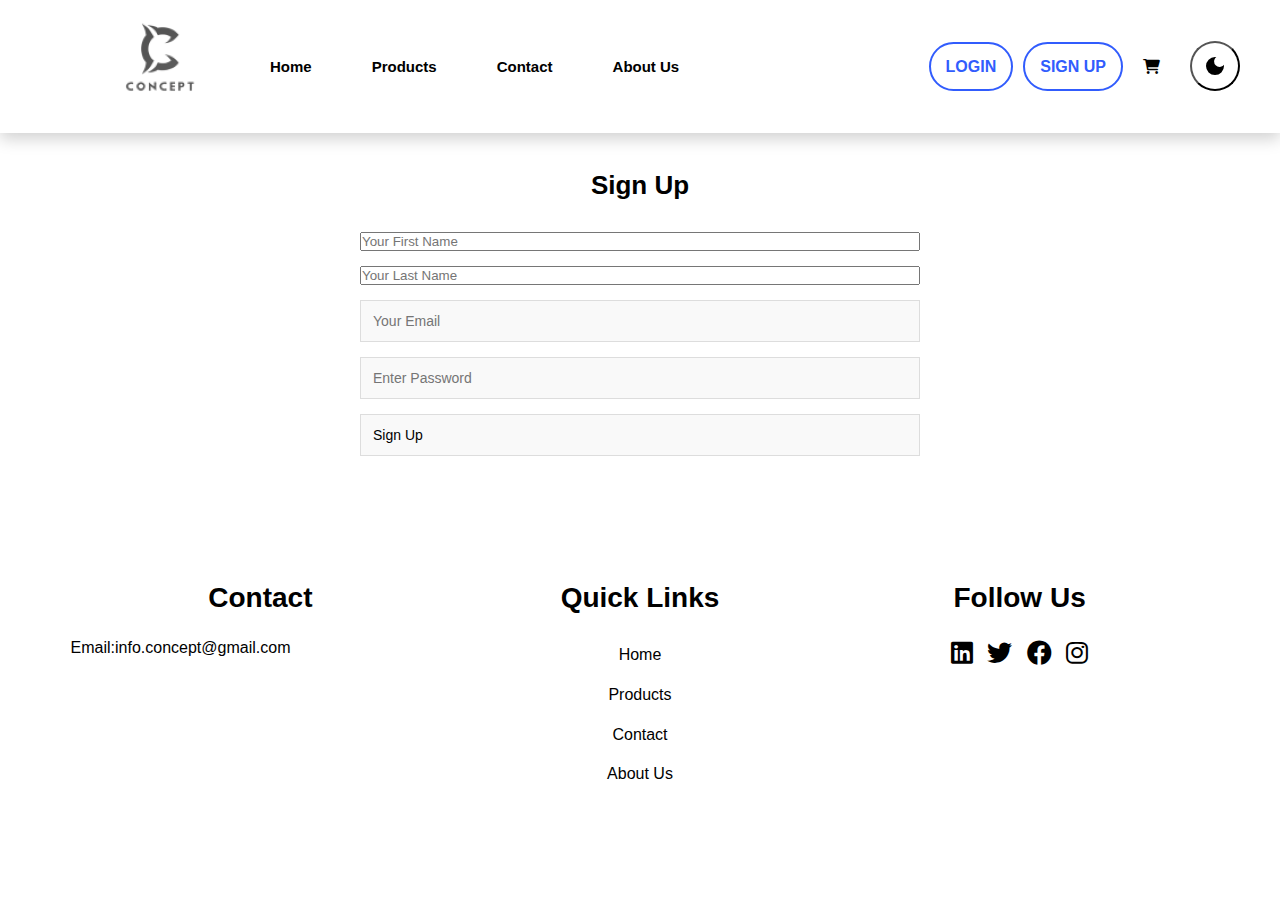
<file: sighnup.html>
<!DOCTYPE html>
<html lang="en">

<head>
  <meta charset="UTF-8">
  <meta http-equiv="X-UA-Compatible" content="IE=edge">
  <meta name="viewport" content="width=device-width, initial-scale=1.0">
  <title>CS2TP</title>
  <link rel="stylesheet" href="style.css">
  <link rel="stylesheet" href="https://cdnjs.cloudflare.com/ajax/libs/font-awesome/6.0.0-beta3/css/all.min.css">

</head>
<body>
    
    <section id="header">
        <a href="#"><img src="img/logo1.png" class="logo" alt=""></a>
        <nav id="nav">
            <li><a href="index.html">Home</a></li>
            <li><a href="products.html">Products</a></li>
            <li><a href="contact.html">Contact</a></li>
            <li><a href="about.html">About Us</a></li>
            <div class="user-actions">
                <a href="#" class="log">LOGIN</a>
                <a href="sighnup.html" class="sign">SIGN UP</a>
            </div>
            <button id="theme-switch">
                <svg xmlns="http://www.w3.org/2000/svg" height="24px" viewBox="0 -960 960 960" width="24px" fill="var(--primary-color)">
                    <path d="M480-120q-150 0-255-105T120-480q0-150 105-255t255-105q14 0 27.5 1t26.5 3q-41 29-65.5 75.5T444-660q0 90 63 153t153 63q55 0 101-24.5t75-65.5q2 13 3 26.5t1 27.5q0 150-105 255T480-120Z"/>
                </svg>
                <svg xmlns="http://www.w3.org/2000/svg" height="24px" viewBox="0 -960 960 960" width="24px" fill="var(--primary-color)">
                    <path d="M480-280q-83 0-141.5-58.5T280-480q0-83 58.5-141.5T480-680q83 0 141.5 58.5T680-480q0 83-58.5 141.5T480-280ZM200-440H40v-80h160v80Zm720 0H760v-80h160v80ZM440-760v-160h80v160h-80Zm0 720v-160h80v160h-80ZM256-650l-101-97 57-59 96 100-52 56Zm492 496-97-101 53-55 101 97-57 59Zm-98-550 97-101 59 57-100 96-56-52ZM154-212l101-97 55 53-97 101-59-57Z"/>
                </svg>
            </button>
            <li><a href="basket.html"><i class="fa-solid fa-cart-shopping"></i></a></li>  
        </nav> 
    </section>

    <div class="sign-form">
        <form>
          <h1>Sign Up</h1>
          
          <input type="text" id="FirstName" placeholder="Your First Name" required>
          <input type="text" id="LastName" placeholder="Your Last Name" required>
          <input type="email" id="Email" placeholder="Your Email" required>
          <input type="password" id="Password" placeholder="Enter Password" required>
          <input type="Sign Up" value="Sign Up" id="button">
          
        </form>
    </div>

    

    <footer>
        <div class="container">
            <div class="footer-content" >
                <h3>Contact</h3>
                <p>Email:info.concept@gmail.com</p>
            </div>  
            <div class="footer-content">
                <h3>Quick Links</h3>
                <ul class="list">
                    <li><a href="#">Home</a></li>
                    <li><a href="#">Products</a></li>
                    <li><a href="contact.html">Contact</a></li>
                    <li><a href="about.html">About Us</a></li>
                </ul>
            </div>
            <div class="footer-content">
                <h3>Follow Us</h3>
                <ul class="media-icons">
                    <li><a href="#"><i class="fab fa-linkedin"></i></a></li>
                    <li><a href="#"><i class="fab fa-twitter"></i></a></li>
                    <li><a href="#"><i class="fab fa-facebook"></i></a></li>
                    <li><a href="#"><i class="fab fa-instagram"></i></a></li>   
                </ul>
            </div>
        </div>
    </footer>

   


    <script src="script.js"></script>
</body>

</html>
</file>
<file: style.css>
/* Root variables for light and dark modes */
:root {
    --base-color: white; /* Background color for light mode */
    --base-variant: #e8e9ed; /* Lighter variant for light mode */
    --text-color: black; /* Text color for light mode */
    --primary-color: rgb(210, 210, 210); /* Default primary color */
    --accent-color: #315cfd; /* Accent color for highlights */
    --accent2-color: rgb(210, 210, 210);
    --background-color: white;
    --navbar-color: white;
}

/* Dark mode variables */
.darkmode {
    --base-color: #070b1d; /* Background color for dark mode */
    --base-variant: #101425; /* Lighter variant for dark mode */
    --text-color: white; /* Text color for dark mode */
    --primary-color: rgb(210, 210, 210); /* Default primary color */
    --accent-color: #315cfd; /* Accent color for dark mode */
    --accent2-color: #070b1d;
    --background-color: #121212;
    --navbar-color: #282828;
}

/* Universal reset */
* {
    margin: 0;
    padding: 0;
    box-sizing: border-box;
    font-family: Arial, sans-serif;
}

/* Text styles */
h1, h2, h3, h5, h6, p {
    color: var(--text-color);
}

h1 {
    font-size: 50px;
    line-height: 64px;
}

h2 {
    font-size: 46px;
    line-height: 54px;
}

h3 {
    font-size: 28px;
    margin-bottom: 15px;
    text-align: center;
}

h5 {
    font-size: 20px;
}

h6 {
    font-weight: 700;
    font-size: 14px;
}

p {
    font-size: 16px;
    margin: 15px 0 20px 0;
}

/* Section padding */
.section-p1 {
    padding: 40px 80px;
}

.section-m1 {
    margin: 40px 0;
}

body {
    width: 100%;
    background-color: var(--background-color);
}

/* Header styles */
#header {
    display: flex;
    align-items: center;
    justify-content: space-between;
    padding: 0px 80px;
    background-color: var(--navbar-color);
    box-shadow: 0 6px 15px var(--primary-color);
    position: sticky;
    top: 0;
    left: 0;
}

/* Navigation */
#nav {
    display: flex;
    align-items: center;
    list-style: none;
    padding: 0;
    margin: 0;
    flex-grow: 1;
    position: relative;
}

#nav li {
    list-style: none;
    padding: 0 20px;
}

#nav li a {
    text-decoration: none;
    color: var(--text-color);
    font-weight: 700;
    font-size: 15px;
    transition: 0.8s ease;
}

#nav li a:hover {
    color: var(--accent-color);
}

/* User actions */
.user-actions {
    display: flex;
    margin-left: auto;
    gap: 10px;
}

.log, .sign {
    padding: 10px 15px;
    border-radius: 30px;
    font-weight: bold;
    transition: background-color 0.3s, color 0.3s;
}

.log {
    background-color: transparent;
    color: var(--accent-color);
    border: 2px solid var(--accent-color);
    text-decoration:none;
}

.sign {
    background-color: transparent;
    color: var(--accent-color);
    border: 2px solid var(--accent-color);
    text-decoration: none; /* Remove underline */
}

.log:hover, .sign:hover {
    background-color: var(--primary-color);
    color: var(--base-color);
    text-decoration: none; /* Ensure no underline on hover */
}


/* Hero banner */
#herobanner {
    color: var(--text-color);
    background-image: url("img/hero1.png");
    height: 80vh;
    width: 100%;
    background-size: cover;
    background-position: top 25% right 0;
    padding: 0 80px;
    display: flex;
    flex-direction: column;
    align-items: flex-start;
    justify-content: center;
}

#herobanner button {
    width: 160px;
    height: 60px;
    border: 3px solid var(--accent-color);
    border-radius: 50px;
    transition: all 0.3s;
    cursor: pointer;
    background: white;
    font-size: 1.2em;
    font-weight: 350;
}

#herobanner button:hover {
    background: var(--accent-color);
    color: white;
    font-size: 1.5em;
}

/* Footer styles */
footer {
    background: var(--navbar-color);
    padding-top: 50px;
    color: var(--base-color);
    text-decoration: none; /* Remove underline in footer */
}

.container {
    width: 1140px;
    margin: auto;
    display: flex;
    justify-content: center;
}

.footer-content {
    width: 33.3%;
}

.footer-content ul {
    text-align: center;
}

.list {
    padding: 0;
}

.list li {
    width: auto;
    text-align: center;
    list-style-type: none;
    padding: 7px;
    position: relative;
}

.list li::before {
    content: '';
    position: absolute;
    transform: translate(-50%, -50%);
    left: 50%;
    top: 100%;
    width: 0;
    height: 2px;
    background: var(--accent-color);
    transition-duration: .5s;
    text-decoration: none; /* Ensure no underline on list items */
}

/* Ensure no underline in links */
footer a {
    text-decoration: none; /* Remove underline from all links in footer */
    color: var(--text-color); /* Ensure links have the base color */
}

footer a:visited {
    color:var(--text-color);/* Maintain the same color for visited links */
}

.list li:hover::before {
    width: 20%; /* On hover, expand the line */
}


.media-icons {
    text-align: center;
    padding: 0;
}

.media-icons li {
    display: inline-block;
    padding: 5px;
}

.media-icons i {
    color: var(--text-color);
    font-size: 25px;
}

.media-icons i:hover {
    color: var(--accent-color);
}

/* Contact form styles */
.contact-form {
    width: 100%;
    max-width: 600px;
    margin: 0 auto 50px;
    padding: 20px;
    border-radius: 8px;
    background-color: var(--navbar-color);
}

.contact-form h1 {
    text-align: center;
    font-size: 26px;
}

/* Theme switch button */
#theme-switch {
    height: 50px;
    width: 50px;
    padding: 0;
    border-radius: 50%;
    background-color: var(--background-color);
    display: flex;
    justify-content: center;
    align-items: center;
    cursor: pointer;
    transition: background-color 0.3s ease;
    position: absolute;
    right: -40px;
    top: 50%;
    transform: translateY(-50%);
}

#theme-switch:hover {
    background-color: var(--primary-color);
}

#theme-switch svg {
    fill: var(--text-color);
    transition: fill 0.3s ease;
}

.darkmode #theme-switch svg:first-child {
    display: none;
}

.darkmode #theme-switch svg:last-child {
    display: block;
}

.contact-form p {
    text-align: center;
    font-size: 14px;
    color: var(--text-color);
    margin-bottom: 20px;
    margin-top: 0px;
}

.contact-form form {
    display: flex;
    flex-direction: column;
    gap: 15px;
}

.contact-form #Name,
.contact-form #email,
.contact-form input[type="submit"],
.contact-form textarea {
    width: 100%;
    padding: 12px;
    font-size: 14px;
    border: 1px solid #ddd;
    background-color: var(--primary-color);
    transition: border-color 0.3s ease;
}

.contact-form #Name:focus,
.contact-form #email:focus,
.contact-form textarea:focus {
    border-color: var(--text-color); /* Focus border color */
    outline: none;
}

.contact-form textarea {
    height: 120px;
    resize: none;
}

.contact-form input[type="submit"] {
    background-color: var(--primary-color);
    color: var(--base-color);
    font-size: 16px;
    border: none;
    cursor: pointer;
    transition: background-color 0.3s ease;
}

.log-form {
    width: 100%;
    max-width: 600px;
    margin: 0 auto 50px;
    padding: 20px;
    border-radius: 8px;
    background-color: var(--base-variant);
}
.log-form h1 {
    text-align: center;
    font-size: 26px;
    color: #000;
}
 
.log-form p {
    text-align: center;
    font-size: 14px;
    color: #555;
    margin-bottom: 20px;
    margin-top: 0px;
}
 
.log-form form {
    display: flex;
    flex-direction: column;
    gap: 15px;
}
 
.log-form #email,
.log-form #password,
.log-form input[type="submit"],
.log-form a {
    width: 100%;
    padding: 12px;
    font-size: 14px;
    border: 1px solid #ddd;
    background-color: #f9f9f9;
    transition: border-color 0.3s ease, background-color 0.3s ease, color 0.3s ease;
}
 
.log-form #email:focus,
.log-form #password:focus {
    border-color: #555;
}
 
.log-form button {
    background-color: black;
    color: white;
    font-size: 16px;
    border: none;
    cursor: pointer;
    transition: background-color 0.3s ease;
}
 
.log-form input[type="submit"]:hover {
    background-color: #333;
}
 
.log-form a {
    display: inline-block;
    text-align: center;
    text-decoration: none;
    color: rgb(0, 0, 0);
    background-color: transparent;
    border: none;
    padding: 12px;
    font-size: 16px
}
.log-form .a {
    display: inline-block;
    text-align: center;
    text-decoration: none;
    color: white;
    background-color: black;
    border: none;
    padding: 12px;
    font-size: 16px;
}
.log-form .log-button {
    display: inline-block;
    text-align: center;
    text-decoration: none;
    color: white;
    background-color: black;
    border: none;
    padding: 12px;
    font-size: 16px;
    transition: background-color 0.3s ease;
}
 
.search-bar {
    display: flex;
    align-items: center;
    gap: 10px;
    background-color: white;
    padding: 8px 15px;
    border-radius: 30px;
    box-shadow: 0 6px 15px rgba(0,0,0,0.05);
}
 
#searchInput {
    width: 200px;
    padding: 8px 15px;
    font-size: 16px;
    border-radius: 20px;
    border: 1px solid #ddd;
    outline: none;
}
 
#searchInput:focus {
    border-color: #315cfd;
}
 
#searchBtn {
    background-color: #315cfd;
    color: white;
    padding: 8px 15px;
    border: none;
    border-radius: 20px;
    cursor: pointer;
    transition: background-color 0.3s ease;
}
 
#searchBtn:hover {
    background-color: #2a4dc7;
}
.sign-form {
    width: 100%;
    max-width: 600px;
    margin: 0 auto 50px;
    padding: 20px;
    border-radius: 8px;
}
 
.sign-form h1 {
    text-align: center;
    font-size: 26px;
    color: #000;
}
 
.sign-form p {
    text-align: center;
    font-size: 14px;
    color: #555;
    margin-bottom: 20px;
    margin-top: 0px;
}
 
.sign-form form {
    display: flex;
    flex-direction: column;
    gap: 15px;
}
 
.sign-form #Name,
.sign-form #Email,
.sign-form #button,
.sign-form #Password,
.sign-form #password_confirmation,
.sign-form input[type="Sign Up"],
 
.sign-form textarea {
    width: 100%;
    padding: 12px;
    font-size: 14px;
    border: 1px solid #ddd;
    background-color: #f9f9f9;
    transition: border-color 0.3
 
}
.sign-form .a {
    display: inline-bl.log-formock;
    text-align: center;
    text-decoration: none;
    color: white;
    background-color: black;
    border: none;
    padding: 12px;
    font-size: 16px;
    transition: background-color 0.3s ease;
 
}
 
#order-summary {
    margin: 20px 50px;
}

.order-summary-container {
    display: flex;
    flex-direction: column;
    gap: 10px;
    padding: 10px;
    border: 1px solid #ddd;
    border-radius: 8px;
    background-color: #f9f9f9;
}

.order-item {
    display: flex;
    justify-content: space-between;
    align-items: center;
    padding: 10px;
    border-bottom: 1px solid #ddd;
}

.order-item:last-child {
    border-bottom: none;
}

.order-item img {
    margin-right: 10px;
    border-radius: 8px;
}

.order-item-details {
    display: flex;
    align-items: center;
    gap: 10px;
}

.order-item-quantity,
.order-item-price {
    font-weight: bold;
}

.text543{
    margin-left: 50px;
}

/* product */

#products {
    text-align: center;
    color: var(--text-color);
    background-color: var(--background-color);
}

.product-container {
    display: flex;
    justify-content: center;
    gap: 20px;
    margin-top: 20px;
}

.product-card {
    width: 300px;
    padding: 20px;
    border: 1px solid var(--navbar-color);
    border-radius: 8px;
    text-align: center;
    box-shadow: 0 4px 1px rgba(0, 0, 0, 0.1); /* Card shadow effect */
    transition: transform 0.3s, box-shadow 0.3s; /* Smooth hover animation */
}

.product-card img {
    width: 100%;
    height: auto;
    border-radius: 8px;
}

.product-card h3 {
    margin: 10px 0;
    font-size: 20px;
    color: var(--text-color);
}

.product-card p {
    color: var(--accent-color);
    margin: 10px 0;
}

.product-card .price {
    font-weight: bold;
    color: var(--text-color); /* Price text in accent color */
}

.product-card button {
    padding: 10px 20px;
    border: none;
    border-radius: 20px;
    background-color: #315cfd;
    color: white;
    font-size: 16px;
    cursor: pointer;
    transition: background-color 0.3s;
}
 
.product-card button:hover {
    background-color: #2a4dc7;
}
 
.product-card:hover {
    transform: translateY(-5px);
    box-shadow: 0 8px 12px rgba(0, 0, 0, 0.2);
}
.size-buttons {
    margin: 10px 0;
    display: flex;
    justify-content: center;
    gap: 5px;
}
 
.size {
    padding: 8px 16px;
    border: 2px solid #315cfd !important;
    border-radius: 20px;
    background-color: white !important;
    color: #315cfd !important; /* Button text color */
    font-size: 14px;
    font-weight: bold;
    cursor: pointer;
    transition: all 0.3s ease;
}
 
.size:hover {
    background-color: rgb(232, 232, 232)  !important; /* Button background on hover */
    color: white; /* Button text color on hover */
}
 
.size.selected {
    background-color: #315cfd !important; /* Highlighted background */
    color: white !important; /* Text color when selected */
    border: 2px solid #315cfd !important; /* Consistent border */
}

#theme-switch {
    height: 50px;
    width: 50px;
    padding: 0;
    border-radius: 50%;
    background-color: var(--background-color);
    display: flex;
    justify-content: center;
    align-items: center;
    cursor: pointer; /* Adds pointer cursor for better UX */
    transition: background-color 0.3s ease; /* Smooth background color transition */
    position: absolute; /* Position it absolute to the navbar */
    right: -40px; 
    top: 50%; /* Vertically center it inside the navbar */
    transform: translateY(-50%); /* Adjust for exact vertical centering */
}

#theme-switch:hover {
    background-color: var(--primary-color); /* Changes to accent color on hover */
}

#theme-switch svg {
    fill: var(--text-color); /* Default icon color */
    transition: fill 0.3s ease; /* Smooth icon color change on hover */
}

#theme-switch:hover svg {
    fill: var(--text-color); /* Changes icon color on hover */
}

#theme-switch svg:last-child {
    display: none; /* Hides dark mode icon in light mode */
}

.darkmode #theme-switch svg:first-child {
    display: none; /* Hides light mode icon in dark mode */
}

.darkmode #theme-switch svg:last-child {
    display: block; /* Shows dark mode icon when dark mode is active */
}

/* Ensure that navbar items don't move */
#nav {
    display: flex;
    justify-content: space-between; /* Spread out the items */
    align-items: center; /* Vertically center the items */
    position: relative; /* Needed for the absolute positioning of the theme switch button */
}

#nav li {
    list-style-type: none;
    margin-right: 20px;
}

.user-actions {
    display: flex;
    align-items: center;
}

/* About Us page */
* {
    margin: 0px;
    padding: 0px;
    box-sizing: border-box;
    font-family: sans-serif;
}
 
body {
    background-color: var(--background-color);
    color: #333;
    line-height: 1.6;
}
 
 
.aboutus-container {
    display: flex;
    justify-content: space-between;
    align-items: flex-start;
    flex-wrap: wrap;
    gap: 20px;
    margin: 50px auto;
    width: 90%;
    max-width: 1200px;
    overflow-x: hidden;
}
 
 
.aboutcard {
    flex: 1 1 calc(33.333% - 20px);
    background-color: #fff;
    border-radius: 8px;
    overflow: hidden;
    box-shadow: 0px 4px 8px rgba(0, 0, 0, 0.2);
    transition: transform 0.3s, box-shadow 0.3s;
}
 
 
.aboutcard:hover {
    transform: translateY(-5px);
    box-shadow: 0px 6px 12px rgba(0, 0, 0, 0.3);
}
 
 
.aboutcard img {
    width: 100%;
    height: auto;
}
 
 
.aboutcard-content {
    padding: 16px;
}
 
.aboutcard-content h1 {
    font-size: 24px;
    margin-bottom: 8px;
    color: #444;
}
 
.aboutcard-content p {
    font-size: 16px;
    color: #666;
}
 
 
@media (max-width: 768px) {
    .aboutcard {
        flex: 1 1 100%;
    }
 
    .aboutus-container {
        justify-content: center;
    }
}
/*basket page*/
 
.basket-container .item img{
    width: 100%;
    border: 4px solid;
    border-color: #343434;
}
 
.basket-container .item{
    display: grid;
    grid-template-columns: 130px 200px 200px 200px 1fr;
    gap: 10px;
    text-align: center;
    align-items: center;
    background-color: #ffffff;
    color: rgb(0, 0, 0);
    font-size: 18px;
}
 
/*For tablets and phones*/
@media (max-width: 768px) {
    .basket-container .item {
        grid-template-columns: 1fr;
        font-size: 14px;
        padding: 10px;
    }
}
 
 
 
.basket-container .quantity span{
    display: inline-block;
    width: 20px;
    height: 20px;
    background-color: rgb(215, 215, 215);
    color: #5f5f5f;
    border-radius: 50%;
    cursor: pointer;
    font-weight: 700;
}
 
.basket-container .quantity span:hover{
    display: inline-block;
    width: 20px;
    height: 20px;
    background-color: rgb(255, 255, 255);
    color: #5f5f5f;
    border-radius: 50%;
    cursor: pointer;
    font-weight: 700;
    box-shadow: 4px 10px 20px rgba(41, 41, 41, 0.63);
 
}
 
.basket-container .quantity span:nth-child(2){
    background-color: transparent;
    color: rgb(0, 0, 0);
}
 
.basket-container .item:nth-child(even){
    background-color: #f0f0f0;
    color: #000000;
}
 
.basket-container {
    border: 4px solid;
    border-color: #343434;
    border-radius: 10px;
    overflow: auto;
}
 
.empty-basket-message {
    display: block;
    margin-top: 20px;
    text-align: center;
    font-size: 30px;
    color: #343434b9;
}
 
 
.check-out-button{
    width: 160px;
    height: 60px;
    border: 3px solid #315cfd;
    border-radius: 50px;
    transition: all 0.3s;
    cursor: pointer;
    background: white;
    font-size: 1.2em;
    font-weight: 350;
    margin: 10px;
    margin-left: 80px;
    margin-bottom: 100px;
 
}
 
.check-out-button:hover {
    background: #315cfd;
    color: white;
    font-size: 1.5em;
}
 
 
/*order summary*/
 
#order-summary {
    margin: 20px 50px;
}
 
.order-summary-container {
    display: flex;
    flex-direction: column;
    gap: 10px;
    padding: 10px;
    border: 1px solid #ddd;
    border-radius: 8px;
    background-color: #f9f9f9;
}
 
.order-item {
    display: flex;
    justify-content: space-between;
    align-items: center;
    padding: 10px;
    border-bottom: 1px solid #ddd;
}
 
.order-item:last-child {
    border-bottom: none;
}
 
.order-item img {
    margin-right: 10px;
    border-radius: 8px;
}
 
.order-item-details {
    display: flex;
    align-items: center;
    gap: 10px;
}
 
.order-item-quantity,
.order-item-price {
    font-weight: bold;
}
/* Checkout page */
 
#checkout-head h3
{
    text-align: left;
    margin-left:  40px;
    margin-top: 40px;
}
 
 
.faint-line {
    width: 100%;                      
    border-top: 1px solid var(--primary-color);
    margin: 20px 100;                  
    max-width: calc(100% - 80px);    
    margin-left: 40px;                
}
 
#checkout-body #details-info
{
 
   text-align: left;
   margin-left: 50px;
   margin-top:40px;
   display: flex;
   flex-direction: column;
}
 
 
checkout-head h3 {
    text-align: left;
    margin-left: 40px;
    margin-top: 40px;
    color: var(--base-color); /* Use primary text variable */
}

.faint-line {
    width: 100%;
    border-top: 1px solid var(--base-color);
    margin: 20px 100;
    max-width: calc(100% - 80px);
    margin-left: 40px;
}

#checkout-body #details-info {
    text-align: left;
    margin-left: 50px;
    margin-top: 40px;
    display: flex;
    flex-direction: column;
}

#checkout-body h3 {
    text-align: left;
    margin-left: 40px;
    margin-top: 40px;
    color: var(--text-color); /* Use primary text variable */
}

#details-info label {
    display: block;
    margin-bottom: 10px;
    font-weight: lighter;
    color: var(--text-color); /* Use primary text variable */
}

#checkout-body #details-info input {
    border: 2px solid black;
    padding: 10px;
    border-radius: 15px;
    width: 40%;
    box-sizing: border-box;
    margin-bottom: 15px;
}

#checkout-body #details-info button {
    padding: 10px 20px;
    background-color: white;
    color: black;
    border: 2px solid black;
    border-radius: 15px;
    cursor: pointer;
    /*transition: background-color 0.3s ease, color 0.3s ease; */
}

#checkout-body #details-info button:hover {
    background-color: lightgrey;
}
</file>
